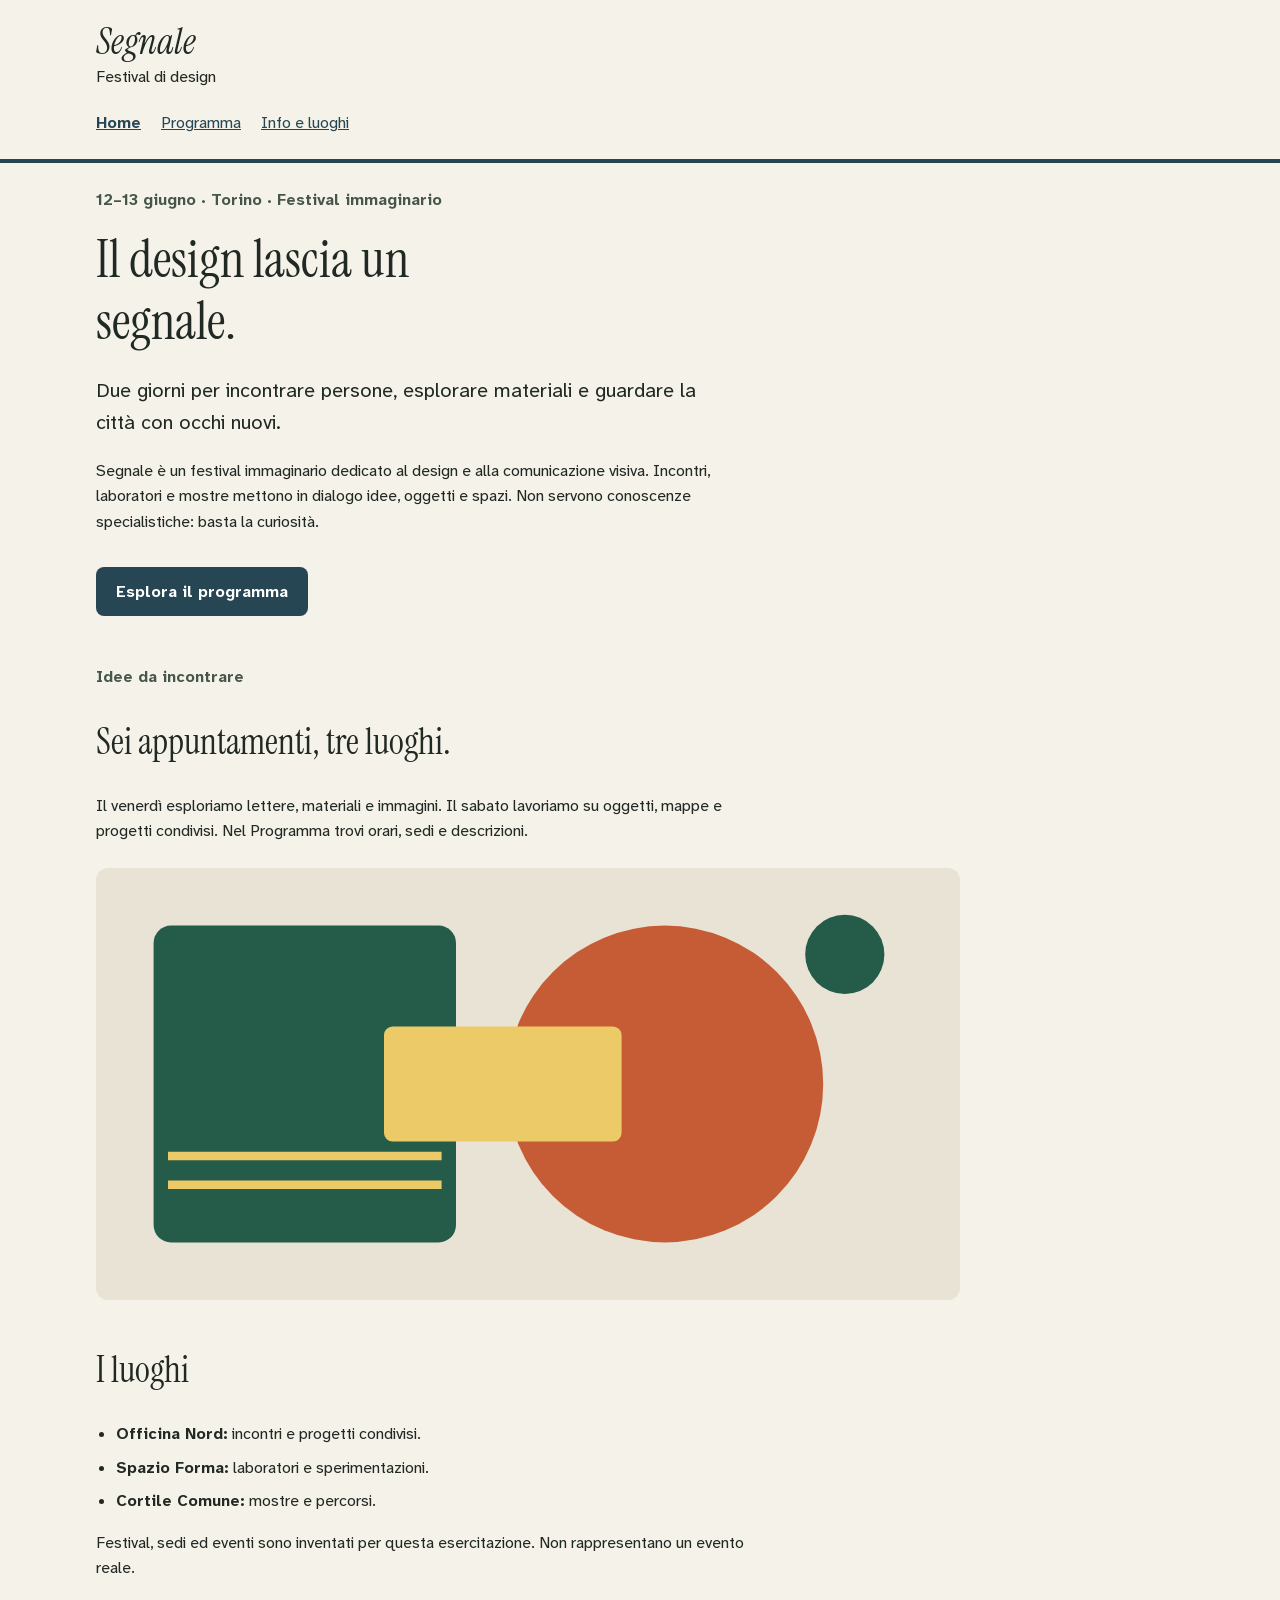
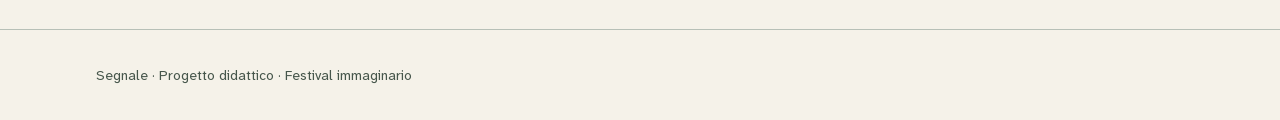
<file: index.html>
<!doctype html>
<html lang="it">
<head>
  <meta charset="utf-8">
  <meta name="viewport" content="width=device-width, initial-scale=1">
  <title>Segnale — Festival di design</title>
  <link rel="preconnect" href="https://fonts.googleapis.com">
  <link rel="preconnect" href="https://fonts.gstatic.com" crossorigin>
  <link href="https://fonts.googleapis.com/css2?family=Instrument+Serif:ital@0;1&display=swap" rel="stylesheet">
  <link rel="stylesheet" href="style.css">
</head>
<body>
  <a class="skip-link" href="#contenuto">Vai al contenuto</a>
  <header class="site-header">
    <div class="container">
      <a class="brand" href="index.html">Segnale<span>Festival di design</span></a>
      <nav aria-label="Navigazione principale">
        <a href="index.html" aria-current="page">Home</a>
        <a href="programma.html">Programma</a>
        <a href="info.html">Info e luoghi</a>
      </nav>
    </div>
  </header>

  <main id="contenuto" class="container">
    <section class="intro" aria-labelledby="titolo-home">
      <p class="eyebrow">12–13 giugno · Torino · Festival immaginario</p>
      <h1 id="titolo-home">Il design lascia un segnale.</h1>
      <p class="lead">Due giorni per incontrare persone, esplorare materiali e guardare la città con occhi nuovi.</p>
      <p class="reading-text">Segnale è un festival immaginario dedicato al design e alla comunicazione visiva. Incontri, laboratori e mostre mettono in dialogo idee, oggetti e spazi. Non servono conoscenze specialistiche: basta la curiosità.</p>
      <a class="button-link" href="programma.html">Esplora il programma</a>
    </section>

    <section class="content-section" aria-labelledby="titolo-festival">
      <p class="eyebrow">Idee da incontrare</p>
      <h2 id="titolo-festival">Sei appuntamenti, tre luoghi.</h2>
      <p class="reading-text">Il venerdì esploriamo lettere, materiali e immagini. Il sabato lavoriamo su oggetti, mappe e progetti condivisi. Nel Programma trovi orari, sedi e descrizioni.</p>
      <img class="festival-image" src="assets/festival.svg" alt="Composizione geometrica di cerchi e rettangoli nei colori del festival" width="1200" height="600">
    </section>

    <section class="content-section" aria-labelledby="titolo-luoghi">
      <h2 id="titolo-luoghi">I luoghi</h2>
      <ul class="venues">
        <li><strong>Officina Nord:</strong> incontri e progetti condivisi.</li>
        <li><strong>Spazio Forma:</strong> laboratori e sperimentazioni.</li>
        <li><strong>Cortile Comune:</strong> mostre e percorsi.</li>
      </ul>
      <p class="reading-text">Festival, sedi ed eventi sono inventati per questa esercitazione. Non rappresentano un evento reale.</p>
    </section>
  </main>

  <footer class="site-footer"><div class="container"><p>Segnale · Progetto didattico · Festival immaginario</p></div></footer>
</body>
</html>
</file>
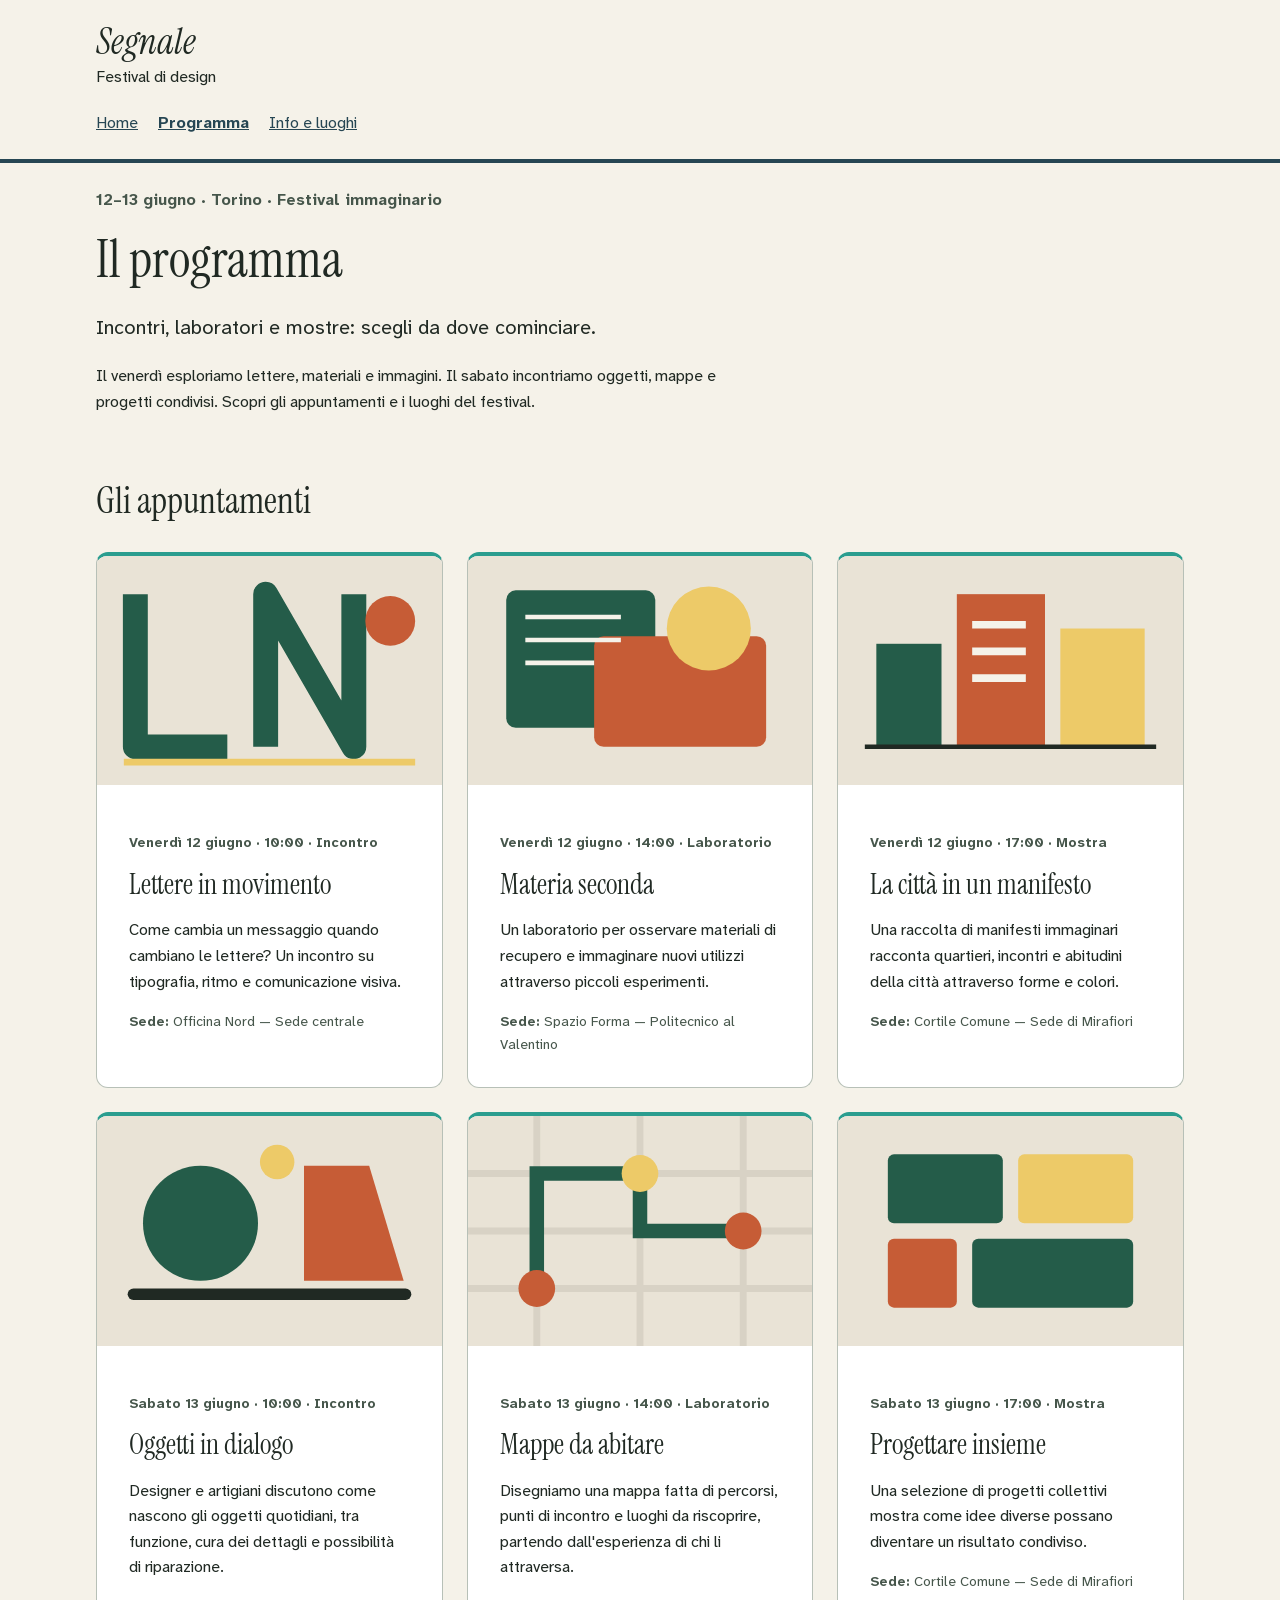
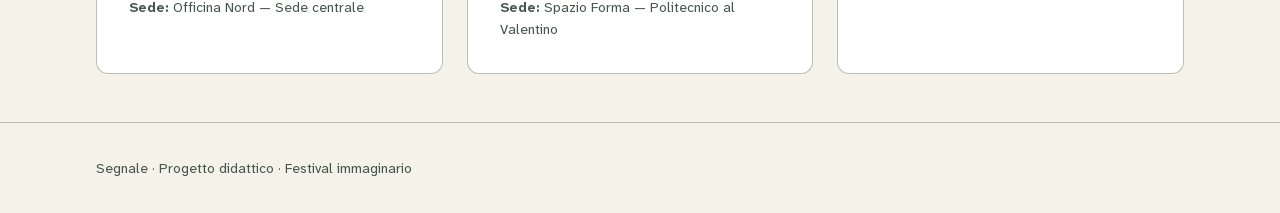
<file: programma.html>
<!doctype html>
<html lang="it">
<head>
  <meta charset="utf-8">
  <meta name="viewport" content="width=device-width, initial-scale=1">
  <title>Programma — Segnale</title>
  <link rel="preconnect" href="https://fonts.googleapis.com">
  <link rel="preconnect" href="https://fonts.gstatic.com" crossorigin>
  <link href="https://fonts.googleapis.com/css2?family=Instrument+Serif:ital@0;1&display=swap" rel="stylesheet">
  <link rel="stylesheet" href="style.css">
</head>
<body>
  <a class="skip-link" href="#contenuto">Vai al contenuto</a>
  <header class="site-header">
    <div class="container">
      <a class="brand" href="index.html">Segnale<span>Festival di design</span></a>
      <nav aria-label="Navigazione principale">
        <a href="index.html">Home</a>
        <a href="programma.html" aria-current="page">Programma</a>
        <a href="info.html">Info e luoghi</a>
      </nav>
    </div>
  </header>

  <main id="contenuto" class="container">
    <section class="intro" aria-labelledby="titolo-programma">
      <p class="eyebrow">12–13 giugno · Torino · Festival immaginario</p>
      <h1 id="titolo-programma">Il programma</h1>
      <p class="lead">Incontri, laboratori e mostre: scegli da dove cominciare.</p>
      <p class="reading-text">Il venerdì esploriamo lettere, materiali e immagini. Il sabato incontriamo oggetti, mappe e progetti condivisi. Scopri gli appuntamenti e i luoghi del festival.</p>
    </section>

    <section class="content-section" aria-labelledby="titolo-eventi">
      <h2 id="titolo-eventi">Gli appuntamenti</h2>
      <p id="stato-eventi" class="stato-dati" role="status">Caricamento del programma…</p>
      <noscript><p class="stato-dati">Per vedere il programma serve JavaScript attivo nel browser.</p></noscript>
      <div class="event-grid" id="griglia-eventi"></div>
    </section>
  </main>

  <footer class="site-footer"><div class="container"><p>Segnale · Progetto didattico · Festival immaginario</p></div></footer>

  <script src="js/programma.js"></script>
</body>
</html>
</file>
<file: style.css>
/* Stile iniziale: tipografia, colori e variabili CSS sono già predisposti.
   Lavoreremo su collegamenti, CSS condiviso e disposizione delle schede. */

/* Carattere del testo ospitato nella cartella del sito.
   Il carattere dei titoli (Instrument Serif) arriva da Google Fonts:
   il collegamento è nell'head di ogni pagina. */
@font-face {
  font-family: "Atkinson Hyperlegible Next";
  src: url("assets/fonts/atkinson-hyperlegible-next.woff2") format("woff2");
  font-weight: 200 800;
  font-style: normal;
  font-display: swap;
}

/* Scelte comuni: ogni regola usa var() per richiamarne il valore. */
:root {
  --colore-primario: #264653;
  --colore-primario-scuro: #1b3640;
  /* Solo per elementi grafici: con il testo il contrasto non basta. */
  --colore-secondario: #2a9d8f;
  --colore-sfondo: #f5f2e9;
  --colore-testo: #202923;
  --font-testo: "Atkinson Hyperlegible Next", Arial, Helvetica, sans-serif;
  --font-titoli: "Instrument Serif", Georgia, "Times New Roman", serif;
}

* {
  box-sizing: border-box;
}

/* Spazio per l'intestazione sticky: i salti interni e il focus
   da tastiera non finiscono nascosti sotto il menu. */
html {
  scroll-padding-top: 11rem;
}

body {
  margin: 0;
  background: var(--colore-sfondo);
  color: var(--colore-testo);
  font-family: var(--font-testo);
  font-size: 1rem;
  line-height: 1.6;
}

a {
  color: var(--colore-primario);
}

a:hover {
  text-decoration-thickness: 3px;
}

a:focus-visible {
  outline: 3px solid var(--colore-testo);
  outline-offset: 4px;
}

.container {
  width: 92%;
  max-width: 68rem;
  margin: 0 auto;
}

.site-header {
  position: sticky;
  top: 0;
  z-index: 10;
  padding: 0.75rem 0;
  border-bottom: 4px solid var(--colore-primario);
  background: var(--colore-sfondo);
}

.brand {
  display: inline-block;
  color: var(--colore-testo);
  font-family: var(--font-titoli);
  font-size: 2.25rem;
  font-style: italic;
  font-weight: normal;
  line-height: 1.2;
  text-decoration: none;
}

.brand span {
  display: block;
  margin-top: 0.25rem;
  font-family: var(--font-testo);
  font-size: 1rem;
  font-style: normal;
  font-weight: normal;
}

nav {
  display: flex;
  flex-wrap: wrap;
  gap: 0.5rem 1.25rem;
  margin-top: 0.5rem;
}

nav a {
  padding: 0.25rem 0;
}

nav a[aria-current="page"] {
  font-weight: bold;
}

.intro {
  padding: 0.5rem 0 1rem;
}

.eyebrow,
.event-meta {
  color: #46564b;
  font-size: 0.875rem;
  font-weight: bold;
}

.eyebrow {
  font-size: 1rem;
}

h1,
h2,
h3 {
  font-family: var(--font-titoli);
  font-weight: normal;
  line-height: 1.2;
}

h1 {
  max-width: 18ch;
  margin: 0.75rem 0 1.25rem;
  font-size: 3.25rem;
}

h2 {
  font-size: 2.25rem;
}

h3 {
  margin: 0.5rem 0 0.75rem;
  font-size: 1.75rem;
}

.lead {
  max-width: 48ch;
  font-size: 1.25rem;
}

.reading-text {
  max-width: 65ch;
}

.button-link {
  display: inline-block;
  margin-top: 1rem;
  padding: 0.75rem 1.25rem;
  border-radius: 0.5rem;
  background: var(--colore-primario);
  color: #ffffff;
  font-weight: bold;
  text-decoration: none;
}

.button-link:hover {
  background: var(--colore-primario-scuro);
}

.content-section {
  margin: 2rem 0 3rem;
}

.festival-image {
  display: block;
  width: 100%;
  max-width: 54rem;
  height: auto;
  margin-top: 1.5rem;
  border-radius: 0.75rem;
}

.venues {
  padding-left: 1.25rem;
}

.venues li {
  margin-bottom: 0.5rem;
}

.event-grid {
  display: grid;
  grid-template-columns: minmax(0, 1fr);
  gap: 1.5rem;
}

.event-card {
  margin-bottom: 0;
  overflow: hidden;
  border: 1px solid #b7c0b7;
  border-top: 4px solid var(--colore-secondario);
  border-radius: 0.75rem;
  background: #ffffff;
}

.event-card img {
  display: block;
  width: 100%;
  height: auto;
}

.event-body {
  padding: 2rem;
}

.event-body p:last-child {
  margin-bottom: 0;
}

.event-place {
  color: #46564b;
  font-size: 0.875rem;
}

/* Messaggi del Programma: caricamento, nessun evento, errore. */
.stato-dati {
  max-width: 65ch;
  padding: 1rem 1.25rem;
  border: 1px solid #b7c0b7;
  border-left: 4px solid var(--colore-secondario);
  border-radius: 0.5rem;
  background: #ffffff;
}

/* Meteo a Torino adesso */
.meteo-dati {
  display: grid;
  grid-template-columns: repeat(auto-fit, minmax(12rem, 1fr));
  gap: 1rem;
  max-width: 54rem;
  margin: 0;
}

/* Senza questa regola display: grid scavalcherebbe l'attributo hidden. */
.meteo-dati[hidden] {
  display: none;
}

.meteo-dati div {
  padding: 1rem 1.25rem;
  border: 1px solid #b7c0b7;
  border-top: 4px solid var(--colore-secondario);
  border-radius: 0.75rem;
  background: #ffffff;
}

.meteo-dati dt {
  color: #46564b;
  font-size: 0.875rem;
  font-weight: bold;
}

.meteo-dati dd {
  margin: 0.25rem 0 0;
  font-family: var(--font-titoli);
  font-size: 1.75rem;
  line-height: 1.2;
}

#meteo-ora {
  font-family: var(--font-testo);
  font-size: 1.125rem;
}

.meteo-fonte {
  color: #46564b;
  font-size: 0.875rem;
}

.event-body address {
  margin: 0 0 0.75rem;
  font-style: normal;
}

/* Galleria delle sedi (Swiper) */
.galleria {
  max-width: 54rem;
}

.galleria-luoghi {
  border: 1px solid #b7c0b7;
  border-top: 4px solid var(--colore-secondario);
  border-radius: 0.75rem;
  background: #ffffff;
}

.galleria figure {
  margin: 0;
}

.galleria img {
  display: block;
  width: 100%;
  height: auto;
}

.galleria figcaption {
  padding: 1rem;
}

.galleria figcaption strong,
.galleria figcaption span,
.galleria figcaption small {
  display: block;
}

.galleria figcaption small {
  margin-top: 0.5rem;
  color: #46564b;
  font-size: 0.875rem;
}

.galleria-controlli {
  display: flex;
  gap: 1rem;
  margin-top: 1rem;
}

.galleria-bottone {
  padding: 0.75rem 1.25rem;
  border: 0;
  border-radius: 0.5rem;
  background: var(--colore-primario);
  color: #ffffff;
  font-family: inherit;
  font-size: 1rem;
  font-weight: bold;
  cursor: pointer;
}

.galleria-bottone:hover {
  background: var(--colore-primario-scuro);
}

.galleria-bottone:focus-visible {
  outline: 3px solid var(--colore-testo);
  outline-offset: 4px;
}

/* Mappa incorporata */
#mappa-sedi {
  display: block;
  width: 100%;
  max-width: 54rem;
  height: 24rem;
  margin-top: 1.5rem;
  border: 1px solid #b7c0b7;
  border-radius: 0.75rem;
}

.mappa-link {
  margin: 0.75rem 0 1.5rem;
}

.site-footer {
  padding: 1.25rem 0;
  border-top: 1px solid #b7c0b7;
  color: #46564b;
  font-size: 0.875rem;
}

.skip-link {
  position: absolute;
  z-index: 20;
  top: -6rem;
  left: 1rem;
  padding: 0.75rem 1rem;
  background: #ffffff;
  color: var(--colore-testo);
}

.skip-link:focus {
  top: 1rem;
}

@media (prefers-reduced-motion: reduce) {
  .galleria-luoghi .swiper-wrapper {
    transition-duration: 0ms !important;
  }
}

@media (min-width: 600px) {
  .site-header {
    padding: 1.25rem 0;
  }

  nav {
    margin-top: 1rem;
  }

  .event-grid {
    grid-template-columns: repeat(2, minmax(0, 1fr));
  }
}

@media (min-width: 1024px) {
  .event-grid {
    grid-template-columns: repeat(3, minmax(0, 1fr));
  }
}
</file>
